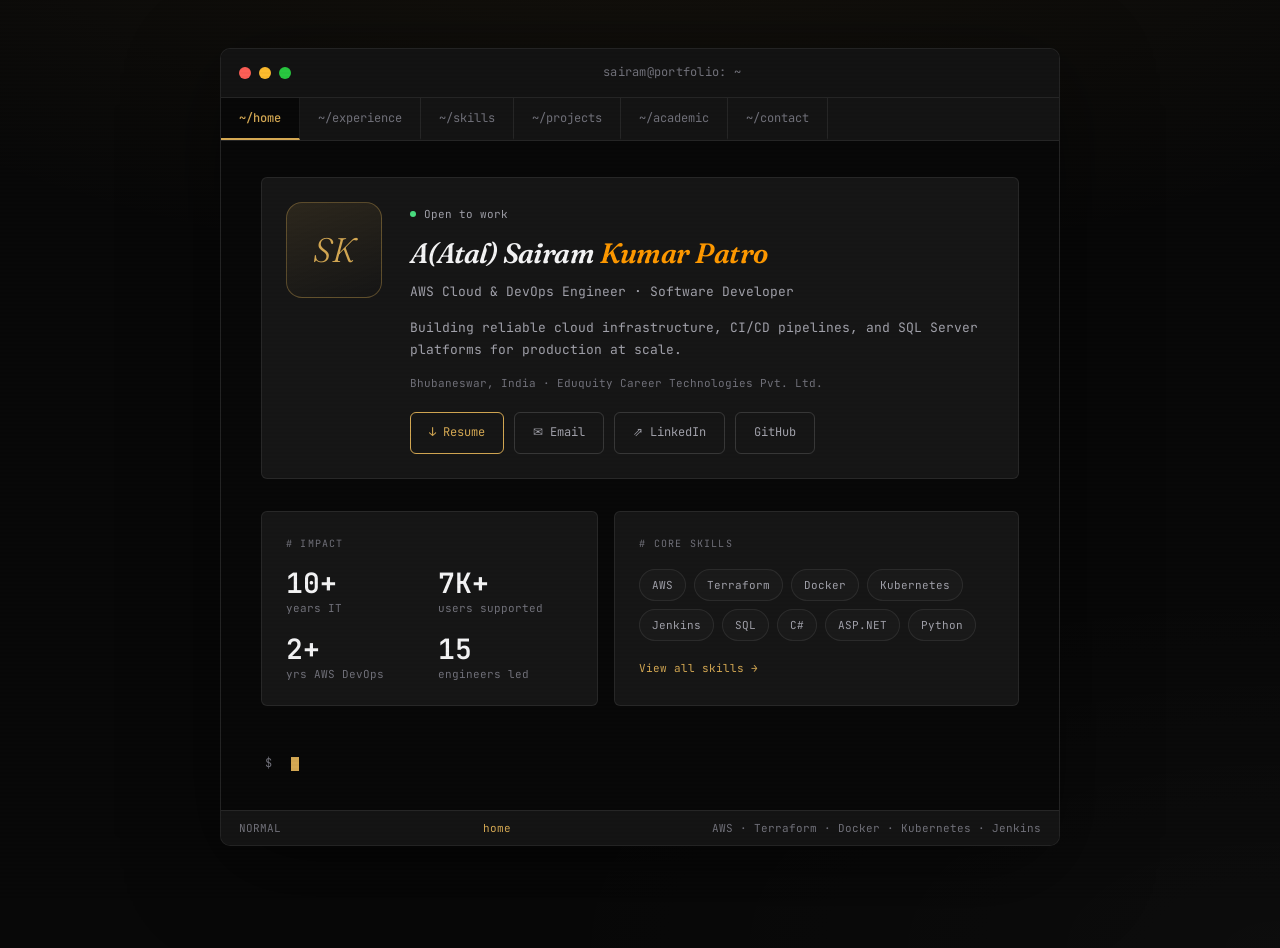
<file: index.html>
<!DOCTYPE html>
<html lang="en">
<head>
  <meta charset="UTF-8">
  <meta name="viewport" content="width=device-width, initial-scale=1.0">
  <meta name="google-site-verification" content="SQWfmqrBe69eef4-5hwjHlZUFkXS3q6QqyLx1FhFsoA" />
  <title>A Sairam Kumar Patro | AWS DevOps Engineer &amp; Software Developer · Bhubaneswar</title>
  <meta name="description" content="Portfolio of A Sairam Kumar Patro — AWS Cloud &amp; DevOps Engineer and SQL Server DBA in Bhubaneswar, India. 10+ years IT, Terraform, Docker, Kubernetes, Jenkins, CI/CD, and cloud infrastructure.">
  <meta name="author" content="A Sairam Kumar Patro">
  <meta name="robots" content="index, follow, max-image-preview:large">
  <meta name="googlebot" content="index, follow">
  <meta name="theme-color" content="#080808">
  <link rel="canonical" href="https://itsairamkumar.github.io/portfolio/">

  <!-- Favicon -->
  <link rel="icon" href="assets/favicon.svg" type="image/svg+xml">
  <link rel="apple-touch-icon" href="assets/og-image.png">

  <!-- Open Graph (Facebook, LinkedIn, WhatsApp) -->
  <meta property="og:type" content="website">
  <meta property="og:locale" content="en_IN">
  <meta property="og:site_name" content="Sairam Kumar Patro — Portfolio">
  <meta property="og:url" content="https://itsairamkumar.github.io/portfolio/">
  <meta property="og:title" content="A Sairam Kumar Patro | AWS DevOps Engineer &amp; Software Developer">
  <meta property="og:description" content="AWS Cloud &amp; DevOps professional with 10+ years IT experience. Terraform, Docker, Kubernetes, Jenkins, SQL Server, and production cloud operations.">
  <meta property="og:image" content="https://itsairamkumar.github.io/portfolio/assets/og-image.png">
  <meta property="og:image:width" content="1200">
  <meta property="og:image:height" content="630">
  <meta property="og:image:alt" content="A Sairam Kumar Patro — AWS DevOps Engineer portfolio">

  <!-- Twitter / X Card -->
  <meta name="twitter:card" content="summary_large_image">
  <meta name="twitter:title" content="A Sairam Kumar Patro | AWS DevOps Engineer &amp; SQL Server DBA">
  <meta name="twitter:description" content="AWS Cloud &amp; DevOps · Terraform · Docker · Kubernetes · Jenkins · SQL Server. Based in Bhubaneswar, India.">
  <meta name="twitter:image" content="https://itsairamkumar.github.io/portfolio/assets/og-image.png">
  <meta name="twitter:image:alt" content="A Sairam Kumar Patro — AWS DevOps Engineer portfolio">

  <link rel="alternate" hreflang="en" href="https://itsairamkumar.github.io/portfolio/">
  <link rel="manifest" href="site.webmanifest">

  <link rel="preconnect" href="https://fonts.googleapis.com">
  <link rel="preconnect" href="https://fonts.gstatic.com" crossorigin>
  <link href="https://fonts.googleapis.com/css2?family=JetBrains+Mono:ital,wght@0,300;0,400;0,600;0,700;1,400&family=Fraunces:ital,wght@0,300;1,300&display=swap" rel="stylesheet">
  <link rel="stylesheet" href="assets/styles.css">
  
  <script type="application/ld+json">
  {
    "@context": "https://schema.org",
    "@graph": [
      {
        "@type": "WebSite",
        "@id": "https://itsairamkumar.github.io/portfolio/#website",
        "url": "https://itsairamkumar.github.io/portfolio/",
        "name": "A Sairam Kumar Patro — Portfolio",
        "alternateName": [
          "Sairam Kumar Patro Portfolio",
          "Atal Sairam Kumar Patro Portfolio",
          "A. Sairam Kumar Patro Portfolio"
        ],
        "description": "Portfolio of A Sairam Kumar Patro — AWS Cloud & DevOps Engineer and SQL Server DBA with 10+ years of IT experience based in Bhubaneswar, India.",
        "inLanguage": "en",
        "publisher": { "@id": "https://itsairamkumar.github.io/portfolio/#person" },
        "potentialAction": {
          "@type": "SearchAction",
          "target": {
            "@type": "EntryPoint",
            "urlTemplate": "https://itsairamkumar.github.io/portfolio/?q={search_term_string}"
          },
          "query-input": "required name=search_term_string"
        }
      },
      {
        "@type": "ProfilePage",
        "@id": "https://itsairamkumar.github.io/portfolio/#webpage",
        "url": "https://itsairamkumar.github.io/portfolio/",
        "name": "A Sairam Kumar Patro | AWS Cloud & DevOps Engineer · SQL Server DBA · Bhubaneswar",
        "description": "Professional portfolio of A Sairam Kumar Patro — AWS Cloud & DevOps Engineer and SQL Server DBA with 10+ years in IT infrastructure, automation, CI/CD, and cloud operations. Based in Bhubaneswar, Odisha, India.",
        "isPartOf": { "@id": "https://itsairamkumar.github.io/portfolio/#website" },
        "about": { "@id": "https://itsairamkumar.github.io/portfolio/#person" },
        "mainEntity": { "@id": "https://itsairamkumar.github.io/portfolio/#person" },
        "inLanguage": "en",
        "dateModified": "2025-06-01",
        "breadcrumb": { "@id": "https://itsairamkumar.github.io/portfolio/#breadcrumb" },
        "primaryImageOfPage": {
          "@type": "ImageObject",
          "@id": "https://itsairamkumar.github.io/portfolio/#primaryimage",
          "url": "https://itsairamkumar.github.io/portfolio/assets/og-image.png",
          "width": 1200,
          "height": 630,
          "caption": "A Sairam Kumar Patro — AWS Cloud & DevOps Engineer Portfolio"
        }
      },
      {
        "@type": "BreadcrumbList",
        "@id": "https://itsairamkumar.github.io/portfolio/#breadcrumb",
        "itemListElement": [
          {
            "@type": "ListItem",
            "position": 1,
            "name": "Home",
            "item": "https://itsairamkumar.github.io/portfolio/"
          }
        ]
      },
      {
        "@type": "Person",
        "@id": "https://itsairamkumar.github.io/portfolio/#person",
        "name": "A Sairam Kumar Patro",
        "givenName": "Sairam Kumar",
        "familyName": "Patro",
        "additionalName": "Atal",
        "alternateName": [
          "Sairam Kumar Patro",
          "Atal Sairam Kumar Patro",
          "A. Sairam Kumar Patro",
          "A Sairam",
          "Sairam"
        ],
        "jobTitle": [
          "AWS Cloud & DevOps Engineer",
          "SQL Server DBA",
          "Cloud Infrastructure Engineer",
          "DevOps Engineer"
        ],
        "description": "AWS Cloud & DevOps Engineer and SQL Server DBA with 2+ years of hands-on AWS experience and 10+ years in IT infrastructure, automation, CI/CD pipelines, and SQL Server administration. Based in Bhubaneswar, Odisha, India. Open to DevOps, cloud, and infrastructure roles.",
        "email": "itsairamkumar@gmail.com",
        "telephone": "+91-750-454-1161",
        "url": "https://itsairamkumar.github.io/portfolio/",
        "image": {
          "@type": "ImageObject",
          "url": "https://itsairamkumar.github.io/portfolio/assets/og-image.png",
          "width": 1200,
          "height": 630
        },
        "sameAs": [
          "https://www.linkedin.com/in/isairamkumar",
          "https://github.com/itsairamkumar"
        ],
        "address": {
          "@type": "PostalAddress",
          "addressLocality": "Bhubaneswar",
          "addressRegion": "Odisha",
          "addressCountry": "IN",
          "postalCode": "751001"
        },
        "worksFor": { "@id": "https://itsairamkumar.github.io/portfolio/#organization" },
        "alumniOf": [
          {
            "@type": "EducationalOrganization",
            "name": "Manipal University Jaipur",
            "url": "https://www.jaipur.manipal.edu/"
          },
          {
            "@type": "EducationalOrganization",
            "name": "Berhampur University",
            "url": "https://www.buodisha.edu.in/"
          }
        ],
        "hasCredential": [
          {
            "@type": "EducationalOccupationalCredential",
            "name": "SQL Database Developer",
            "credentialCategory": "certification",
            "recognizedBy": {
              "@type": "Organization",
              "name": "Brainwave Matrix Solutions"
            },
            "dateCreated": "2025-04-01"
          },
          {
            "@type": "EducationalOccupationalCredential",
            "name": "Tata iQ Data Analytics",
            "credentialCategory": "certification",
            "recognizedBy": {
              "@type": "Organization",
              "name": "Forage"
            },
            "dateCreated": "2026-05-01"
          }
        ],
        "knowsAbout": [
          "Amazon Web Services",
          "AWS EC2",
          "AWS VPC",
          "AWS IAM",
          "AWS S3",
          "AWS RDS",
          "AWS ECS",
          "AWS EKS",
          "AWS Lambda",
          "AWS CloudWatch",
          "AWS Auto Scaling",
          "Terraform",
          "AWS CloudFormation",
          "Docker",
          "Kubernetes",
          "Jenkins",
          "GitHub Actions",
          "CI/CD Pipelines",
          "DevOps",
          "SQL Server",
          "SQL Server 2016",
          "SQL Server 2019",
          "Always On Availability Groups",
          "Database Mirroring",
          "Log Shipping",
          "Cloud Infrastructure",
          "Infrastructure as Code",
          "Linux",
          "Bash Scripting",
          "Python",
          "VMware",
          "Hyper-V",
          "Networking",
          "VPN",
          "SonicWall Firewall",
          "MySQL",
          "PostgreSQL",
          "MongoDB",
          "C#",
          "ASP.NET"
        ],
        "knowsLanguage": [
          {
            "@type": "Language",
            "name": "English"
          },
          {
            "@type": "Language",
            "name": "Odia"
          }
        ],
        "seeks": {
          "@type": "Demand",
          "name": "DevOps, Cloud, and Infrastructure Roles",
          "description": "Open to full-time or freelance DevOps, cloud, and infrastructure engineering roles."
        }
      },
      {
        "@type": "Organization",
        "@id": "https://itsairamkumar.github.io/portfolio/#organization",
        "name": "Eduquity Career Technologies Pvt. Ltd.",
        "url": "https://www.eduquity.com/",
        "address": {
          "@type": "PostalAddress",
          "addressLocality": "Bhubaneswar",
          "addressRegion": "Odisha",
          "addressCountry": "IN"
        },
        "employee": { "@id": "https://itsairamkumar.github.io/portfolio/#person" }
      },
      {
        "@type": "ItemList",
        "@id": "https://itsairamkumar.github.io/portfolio/#projects",
        "name": "Portfolio Projects",
        "description": "Key cloud and DevOps projects by A Sairam Kumar Patro",
        "itemListElement": [
          {
            "@type": "ListItem",
            "position": 1,
            "item": {
              "@type": "CreativeWork",
              "name": "AWS Cloud Infrastructure with CI/CD Pipeline",
              "description": "3-tier AWS environment (EC2, RDS, ALB, Auto Scaling) provisioned with Terraform; CI/CD via Jenkins, Docker, and ECR.",
              "author": { "@id": "https://itsairamkumar.github.io/portfolio/#person" },
              "url": "https://github.com/itsairamkumar",
              "keywords": ["AWS", "Terraform", "Jenkins", "Docker", "ECR", "CI/CD", "CloudWatch"]
            }
          },
          {
            "@type": "ListItem",
            "position": 2,
            "item": {
              "@type": "CreativeWork",
              "name": "Evaluation Platform",
              "description": ".NET and SQL Server platform for university exams with HA/DR, monitoring, backups, and query tuning under peak load.",
              "author": { "@id": "https://itsairamkumar.github.io/portfolio/#person" },
              "keywords": ["SQL Server", "IIS", "HA/DR", "Query Tuning", "ASP.NET"]
            }
          }
        ]
      }
    ]
  }
  </script>
</head>
<body>

<a class="skip-link" href="#main-content">Skip to main content</a>

<div class="window">
  <div class="shell">
    <div class="titlebar">
      <div class="dots" aria-hidden="true">
        <div class="dot dot-r"></div>
        <div class="dot dot-y"></div>
        <div class="dot dot-g"></div>
      </div>
      <div class="title-text">sairam@portfolio: ~</div>
    </div>

    <div class="tabs" role="tablist" aria-label="Portfolio sections">
      <button type="button" class="tab active" role="tab" aria-selected="true" aria-controls="home" onclick="show('home', this)">~/home</button>
      <button type="button" class="tab" role="tab" aria-selected="false" aria-controls="experience" onclick="show('experience', this)">~/experience</button>
      <button type="button" class="tab" role="tab" aria-selected="false" aria-controls="skills" onclick="show('skills', this)">~/skills</button>
      <button type="button" class="tab" role="tab" aria-selected="false" aria-controls="projects" onclick="show('projects', this)">~/projects</button>
      <button type="button" class="tab" role="tab" aria-selected="false" aria-controls="academic" onclick="show('academic', this)">~/academic</button>
      <button type="button" class="tab" role="tab" aria-selected="false" aria-controls="contact" onclick="show('contact', this)">~/contact</button>
    </div>

    <main class="terminal" id="main-content">

      <!-- HOME -->
      <div class="section active" id="home" role="tabpanel">
        <div class="home">

          <header class="home-hero card">
            <div class="home-avatar" aria-hidden="true">SK</div>
            <div class="home-hero__main">
              <p class="home-badge"><span class="home-badge__dot" aria-hidden="true"></span> Open to work</p>
              <h1 class="big-name">A(Atal) Sairam <span class="name-surname">Kumar Patro</span></h1>
              <p class="role-line">AWS Cloud & DevOps Engineer · Software Developer</p>
              <p class="bio">Building reliable cloud infrastructure, CI/CD pipelines, and SQL Server platforms for production at scale.</p>
              <p class="home-location">Bhubaneswar, India · Eduquity Career Technologies Pvt. Ltd.</p>
              <div class="actions home-actions">
                <a href="sairam_kumar_cv.pdf" download="sairam_kumar_cv.pdf" class="cmd-btn cmd-btn-primary">↓ Resume</a>
                <a href="mailto:itsairamkumar@gmail.com" class="cmd-btn cmd-btn-secondary">✉ Email</a>
                <a href="https://www.linkedin.com/in/isairamkumar" target="_blank" rel="noopener noreferrer" class="cmd-btn cmd-btn-secondary">⇗ LinkedIn</a>
                <a href="https://github.com/itsairamkumar" target="_blank" rel="noopener noreferrer" class="cmd-btn cmd-btn-secondary">GitHub</a>
              </div>
            </div>
          </header>

          <div class="home-grid">
            <div class="card home-metrics">
              <p class="home-card-label">Impact</p>
              <ul class="home-metrics__list">
                <li><strong>10+</strong><span>years IT</span></li>
                <li><strong>7K+</strong><span>users supported</span></li>
                <li><strong>2+</strong><span>yrs AWS DevOps</span></li>
                <li><strong>15</strong><span>engineers led</span></li>
              </ul>
            </div>

            <div class="card home-stack">
              <p class="home-card-label">Core skills</p>
              <div class="home-chips">
                <span class="home-chip">AWS</span>
                <span class="home-chip">Terraform</span>
                <span class="home-chip">Docker</span>
                <span class="home-chip">Kubernetes</span>
                <span class="home-chip">Jenkins</span>
                <span class="home-chip">SQL</span>
                <span class="home-chip">C#</span>
                <span class="home-chip">ASP.NET</span>
                <span class="home-chip">Python</span>
              </div>
              <button type="button" class="home-link-more" onclick="showSection('skills')">View all skills →</button>
            </div>
          </div>

        </div>

        <div class="terminal-cursor"><span class="prompt-dollar">$</span> <span class="blink" aria-hidden="true"></span></div>
      </div>

      <!-- EXPERIENCE -->
      <div class="section" id="experience" role="tabpanel">
        <div class="prompt">
          <span class="prompt-user">sairam</span><span class="prompt-at">@</span><span class="prompt-host">portfolio</span><span class="prompt-sep">:</span><span class="prompt-path">~/experience</span><span class="prompt-dollar">$</span>
          <span class="prompt-cmd">cat career_journey.log</span>
        </div>
        <div class="exp-block">
          <div class="exp-title-line"><span class="exp-role">AWS Cloud & DevOps Engineer | SQL Server DBA</span><span class="exp-period">Jan 2024 – Present</span></div>
          <div class="exp-company">Eduquity Career Technologies Pvt. Ltd. · Bhubaneswar, Odisha</div>
          <ul class="exp-points">
            <li>Architected and deployed scalable multi-tier AWS environments using EC2, ALB, Auto Scaling, VPCs with IAM policies and CloudWatch monitoring</li>
            <li>Automated infrastructure provisioning using Terraform, reducing manual deployment effort and improving consistency</li>
            <li>Designed and maintained CI/CD pipelines using Jenkins, GitHub Actions, and Git for reliable releases</li>
            <li>Containerized applications with Docker and deployed on AWS ECS/EKS, improving scalability and portability</li>
            <li>Led on-premises SQL Server migrations to AWS with near-zero downtime and zero data loss</li>
            <li>Administered SQL Server 2016/2019 databases supporting 6,000+ users across production environments</li>
            <li>Implemented Always On Availability Groups, Database Mirroring, and Log Shipping for disaster recovery</li>
            <li>Optimized SQL Server performance through indexing, execution plan analysis, and proactive monitoring</li>
          </ul>
        </div>
        <hr class="divider">
        <div class="exp-block">
          <div class="exp-title-line"><span class="exp-role">Sr. Executive – IT Infrastructure & Operations</span><span class="exp-period">Dec 2015 – Present</span></div>
          <div class="exp-company">Eduquity Career Technologies Pvt. Ltd. · Bhubaneswar, Odisha</div>
          <ul class="exp-points">
            <li>Managed end-to-end IT infrastructure for 7,000+ users across multiple locations, improving system reliability by 35%</li>
            <li>Supervised cross-functional team of 15 outsourced engineers and 4 junior associates, streamlining workflow and service delivery</li>
            <li>Deployed and configured physical and virtual servers, enhancing infrastructure scalability and availability</li>
            <li>Designed and maintained VMware-based virtualization infrastructure with optimized resource allocation</li>
            <li>Configured routing, switching, VPN, and SonicWall Firewall policies for 1,000+ devices</li>
            <li>Managed hybrid on-premise and AWS cloud environments for extended infrastructure scalability</li>
            <li>Developed SOPs and delivered technical training to 40+ staff members, improving onboarding efficiency by 30%</li>
            <li>Coordinated with clients and internal stakeholders to capture requirements and align delivery expectations</li>
          </ul>
        </div>
        <div class="terminal-cursor terminal-cursor--tight"><span class="prompt-dollar">$</span> <span class="blink" aria-hidden="true"></span></div>
      </div>

      <!-- SKILLS -->
      <div class="section" id="skills" role="tabpanel">
        <div class="prompt">
          <span class="prompt-user">sairam</span><span class="prompt-at">@</span><span class="prompt-host">portfolio</span><span class="prompt-sep">:</span><span class="prompt-path">~/skills</span><span class="prompt-dollar">$</span>
          <span class="prompt-cmd">ls -la skills/</span>
        </div>
        <div class="skill-block">
          <div class="skill-category">cloud & aws</div>
          <div class="skill-tags">
            <span class="stag">EC2</span><span class="stag">VPC</span><span class="stag">IAM</span><span class="stag">S3</span><span class="stag">RDS</span><span class="stag">ECS</span><span class="stag">EKS</span><span class="stag">Lambda</span><span class="stag">ALB</span><span class="stag">Auto Scaling</span><span class="stag">CloudWatch</span>
          </div>
        </div>
        <div class="skill-block">
          <div class="skill-category">infrastructure as code</div>
          <div class="skill-tags">
            <span class="stag">Terraform</span><span class="stag">AWS CloudFormation</span>
          </div>
        </div>
        <div class="skill-block">
          <div class="skill-category">ci/cd & devops</div>
          <div class="skill-tags">
            <span class="stag">Jenkins</span><span class="stag">GitHub Actions</span><span class="stag">Git</span><span class="stag">Automated Pipelines</span>
          </div>
        </div>
        <div class="skill-block">
          <div class="skill-category">containers & orchestration</div>
          <div class="skill-tags">
            <span class="stag">Docker</span><span class="stag">Kubernetes (EKS)</span><span class="stag">Amazon ECR</span>
          </div>
        </div>
        <div class="skill-block">
          <div class="skill-category">operating systems & scripting</div>
          <div class="skill-tags">
            <span class="stag">Linux (Ubuntu/CentOS)</span><span class="stag">Bash</span><span class="stag">Python (Basic)</span>
          </div>
        </div>
        <div class="skill-block">
          <div class="skill-category">databases</div>
          <div class="skill-tags">
            <span class="stag">SQL Server 2016/2019</span><span class="stag">RDS</span><span class="stag">MySQL</span><span class="stag">PostgreSQL</span><span class="stag">MongoDB</span>
          </div>
        </div>
        <div class="skill-block">
          <div class="skill-category">database ha/dr</div>
          <div class="skill-tags">
            <span class="stag">Always On Availability Groups</span><span class="stag">Database Mirroring</span><span class="stag">Log Shipping</span><span class="stag">Backup & Recovery</span>
          </div>
        </div>
        <div class="skill-block">
          <div class="skill-category">networking & security</div>
          <div class="skill-tags">
            <span class="stag">IAM</span><span class="stag">Security Groups</span><span class="stag">NACLs</span><span class="stag">VPC</span><span class="stag">DNS</span><span class="stag">DHCP</span><span class="stag">TCP/IP</span><span class="stag">VPN</span>
          </div>
        </div>
        <div class="skill-block">
          <div class="skill-category">monitoring & observability</div>
          <div class="skill-tags">
            <span class="stag">AWS CloudWatch</span><span class="stag">SQL Server Monitoring</span><span class="stag">Alerting</span>
          </div>
        </div>
        <div class="skill-block">
          <div class="skill-category">virtualization</div>
          <div class="skill-tags">
            <span class="stag">VMware</span><span class="stag">Hyper-V</span><span class="stag">Virtual Machine Mgmt</span>
          </div>
        </div>
        <div class="skill-block">
          <div class="skill-category">additional expertise</div>
          <div class="skill-tags">
            <span class="stag">SOP Creation</span><span class="stag">Documentation</span><span class="stag">Root Cause Analysis</span><span class="stag">Team Leadership (15+ engineers)</span><span class="stag">Stakeholder Coordination</span>
          </div>
        </div>
        <div class="terminal-cursor terminal-cursor--tight"><span class="prompt-dollar">$</span> <span class="blink" aria-hidden="true"></span></div>
      </div>

      <!-- PROJECTS -->
      <div class="section" id="projects" role="tabpanel">
        <div class="prompt">
          <span class="prompt-user">sairam</span><span class="prompt-at">@</span><span class="prompt-host">portfolio</span><span class="prompt-sep">:</span><span class="prompt-path">~/projects</span><span class="prompt-dollar">$</span>
          <span class="prompt-cmd">git log --oneline --all</span>
        </div>

        <div class="projects-list">
          <article class="project-item">
            <div class="project-item__head">
              <span class="project-item__num" aria-hidden="true">project/01</span>
              <h3 class="project-item__title">AWS Cloud Infrastructure with CI/CD Pipeline</h3>
              <a href="https://github.com/itsairamkumar" target="_blank" rel="noopener noreferrer" class="project-item__link">github ↗</a>
            </div>
            <p class="project-item__desc">
              3-tier AWS (EC2, RDS, ALB, Auto Scaling) provisioned with Terraform; CI/CD via Jenkins, Docker, and ECR.
            </p>
            <div class="project-item__tags" aria-label="Technologies">
              <span class="stag">EC2</span><span class="stag">RDS</span><span class="stag">Terraform</span><span class="stag">Jenkins</span><span class="stag">Docker</span><span class="stag">ECR</span><span class="stag">CloudWatch</span>
            </div>
          </article>

          <article class="project-item">
            <div class="project-item__head">
              <span class="project-item__num" aria-hidden="true">project/02</span>
              <h3 class="project-item__title">Evaluation Platform</h3>
            </div>
            <p class="project-item__desc">
              .NET and SQL Server platform for university exams — monitoring, HA/DR, backups, and tuning under peak load.
            </p>
            <div class="project-item__tags" aria-label="Technologies">
              <span class="stag">SQL Server</span><span class="stag">IIS</span><span class="stag">HA/DR</span><span class="stag">Query tuning</span>
            </div>
          </article>
        </div>

        <div class="terminal-cursor terminal-cursor--tight"><span class="prompt-dollar">$</span> <span class="blink" aria-hidden="true"></span></div>
      </div>

      <!-- ACADEMIC -->
      <div class="section" id="academic" role="tabpanel">
        <div class="prompt">
          <span class="prompt-user">sairam</span><span class="prompt-at">@</span><span class="prompt-host">portfolio</span><span class="prompt-sep">:</span><span class="prompt-path">~/academic</span><span class="prompt-dollar">$</span>
          <span class="prompt-cmd">cat education.log</span>
        </div>

        <div class="academic-list">
          <p class="academic-group">education</p>

          <article class="academic-item">
            <div class="academic-item__head">
              <span class="academic-item__num" aria-hidden="true">edu/01</span>
              <h3 class="academic-item__title">MCA — Cloud Computing</h3>
              <span class="academic-item__status">In progress</span>
            </div>
            <p class="academic-item__desc">Manipal University, Jaipur · Expected Aug 2026</p>
            <div class="academic-item__tags" aria-label="Focus areas">
              <span class="stag">Cloud Computing</span>
              <span class="stag">AWS</span>
            </div>
          </article>

          <article class="academic-item">
            <div class="academic-item__head">
              <span class="academic-item__num" aria-hidden="true">edu/02</span>
              <h3 class="academic-item__title">BCA</h3>
            </div>
            <p class="academic-item__desc">Berhampur University, Odisha · Graduated in 2015</p>
          </article>

          <p class="academic-group">certifications</p>

          <article class="academic-item">
            <div class="academic-item__head">
              <span class="academic-item__num" aria-hidden="true">cert/01</span>
              <h3 class="academic-item__title">SQL Database Developer</h3>
            </div>
            <p class="academic-item__desc">Brainwave Matrix Solutions (Remote) · Feb–Apr 2025</p>
            <div class="academic-item__tags" aria-label="Topics">
              <span class="stag">T-SQL</span>
              <span class="stag">Stored procedures</span>
              <span class="stag">Optimization</span>
            </div>
          </article>

          <article class="academic-item">
            <div class="academic-item__head">
              <span class="academic-item__num" aria-hidden="true">cert/02</span>
              <h3 class="academic-item__title">Tata iQ Data Analytics</h3>
              <span class="academic-item__status academic-item__status--muted">Simulation</span>
            </div>
            <p class="academic-item__desc">Forage virtual job simulation · May 2026</p>
            <div class="academic-item__tags" aria-label="Topics">
              <span class="stag">Data analytics</span>
              <span class="stag">Business insights</span>
            </div>
          </article>

          <article class="academic-item academic-item--resume">
            <a href="sairam_kumar_cv.pdf" download="sairam_kumar_cv.pdf" class="cmd-btn cmd-btn-primary">↓ download resume</a>
          </article>
        </div>

        <div class="terminal-cursor terminal-cursor--tight"><span class="prompt-dollar">$</span> <span class="blink" aria-hidden="true"></span></div>
      </div>

      <!-- CONTACT -->
      <div class="section" id="contact" role="tabpanel">
        <div class="prompt">
          <span class="prompt-user">sairam</span><span class="prompt-at">@</span><span class="prompt-host">portfolio</span><span class="prompt-sep">:</span><span class="prompt-path">~/contact</span><span class="prompt-dollar">$</span>
          <span class="prompt-cmd">cat contact.json</span>
        </div>

        <div class="contact-shell">
          <header class="contact-hero">
            <div class="contact-hero__glow" aria-hidden="true"></div>
            <div class="contact-hero__top">
              <span class="contact-hero__label">get_in_touch</span>
              <span class="contact-hero__badge"><span class="contact-hero__dot" aria-hidden="true"></span> Available</span>
            </div>
            <h2 class="contact-hero__title">Let's build something <em>reliable</em>.</h2>
            <p class="contact-hero__text">Open to DevOps, cloud, and infrastructure roles — full-time or freelance.</p>
            <a href="mailto:itsairamkumar@gmail.com" class="cmd-btn cmd-btn-primary contact-hero__cta">✉ Email me</a>
          </header>

          <div class="contact-grid">
            <a href="mailto:itsairamkumar@gmail.com" class="contact-tile" title="itsairamkumar@gmail.com">
              <span class="contact-tile__icon" aria-hidden="true">✉</span>
              <span class="contact-tile__label">Email</span>
              <span class="contact-tile__value contact-tile__value--stack">
                <span>itsairamkumar</span>
                <span class="contact-tile__muted">@gmail.com</span>
              </span>
            </a>
            <a href="tel:+917504541161" class="contact-tile" title="+91-750-454-1161">
              <span class="contact-tile__icon" aria-hidden="true">☏</span>
              <span class="contact-tile__label">Phone</span>
              <span class="contact-tile__value">+91-750-454-1161</span>
            </a>
            <a href="https://www.linkedin.com/in/isairamkumar" target="_blank" rel="noopener noreferrer" class="contact-tile" title="linkedin.com/in/isairamkumar">
              <span class="contact-tile__icon" aria-hidden="true">in</span>
              <span class="contact-tile__label">LinkedIn</span>
              <span class="contact-tile__value">linkedin.com/in/isairamkumar</span>
            </a>
            <div class="contact-tile contact-tile--static">
              <span class="contact-tile__icon" aria-hidden="true">◎</span>
              <span class="contact-tile__label">Location</span>
              <span class="contact-tile__value">Bhubaneswar, Odisha</span>
            </div>
            <a href="https://itsairamkumar.github.io/portfolio/" target="_blank" rel="noopener noreferrer" class="contact-tile contact-tile--portfolio" title="itsairamkumar.github.io/portfolio">
              <span class="contact-tile__icon" aria-hidden="true">⌘</span>
              <span class="contact-tile__label">Portfolio</span>
              <span class="contact-tile__value">itsairamkumar.github.io</span>
            </a>
          </div>
        </div>

        <div class="terminal-cursor terminal-cursor--tight"><span class="prompt-dollar">$</span> <span class="blink" aria-hidden="true"></span></div>
      </div>

    </main>

    <div class="statusbar">
      <span id="status-mode">NORMAL</span>
      <span id="status-file">home</span>
      <span>AWS · Terraform · Docker · Kubernetes · Jenkins</span>
    </div>
  </div>
</div>

<script src="assets/script.js"></script>
</body>
</html>
</file>
<file: assets/styles.css>
*, *::before, *::after {
  box-sizing: border-box;
  margin: 0;
  padding: 0;
}

:root {
  --bg: #080808;
  --bg-elevated: #111111;
  --panel: #141414;
  --card: #161616;
  --border: rgba(255, 255, 255, 0.08);
  --border-accent: rgba(212, 168, 83, 0.35);
  --text: #f4f4f5;
  --dim: #a1a1aa;
  --muted: #71717a;
  --accent: #d4a853;
  --accent-hover: #e8c078;
  --accent-dim: rgba(212, 168, 83, 0.12);
  --aws-orange: #ff9900;
  --radius: 10px;
  --radius-sm: 6px;
  --shadow: 0 24px 48px rgba(0, 0, 0, 0.45);
  --font-mono: 'JetBrains Mono', ui-monospace, monospace;
  --font-display: 'Fraunces', Georgia, serif;
}

html {
  scroll-behavior: smooth;
}

.skip-link {
  position: absolute;
  left: -9999px;
  top: auto;
  width: 1px;
  height: 1px;
  overflow: hidden;
  z-index: 10000;
  padding: 12px 20px;
  background: var(--accent);
  color: var(--bg);
  font-family: var(--font-mono);
  font-size: 12px;
  text-decoration: none;
  border-radius: var(--radius-sm);
}

.skip-link:focus {
  left: 16px;
  top: 16px;
  width: auto;
  height: auto;
  overflow: visible;
}

body {
  background: var(--bg);
  background-image:
    radial-gradient(ellipse 80% 50% at 50% -20%, rgba(212, 168, 83, 0.08), transparent),
    radial-gradient(ellipse 60% 40% at 100% 100%, rgba(255, 255, 255, 0.02), transparent);
  color: var(--text);
  font-family: var(--font-mono);
  font-size: 13px;
  line-height: 1.65;
  min-height: 100vh;
  overflow-x: hidden;
  -webkit-font-smoothing: antialiased;
}

body::after {
  content: '';
  position: fixed;
  inset: 0;
  background: repeating-linear-gradient(
    0deg,
    transparent,
    transparent 2px,
    rgba(0, 0, 0, 0.025) 2px,
    rgba(0, 0, 0, 0.025) 4px
  );
  pointer-events: none;
  z-index: 9999;
}

.window {
  max-width: 880px;
  margin: 48px auto;
  padding: 0 20px 64px;
  filter: drop-shadow(var(--shadow));
}

.shell {
  border: 1px solid var(--border);
  border-radius: var(--radius);
  overflow: hidden;
  background: var(--bg-elevated);
}

.titlebar {
  display: flex;
  align-items: center;
  gap: 12px;
  padding: 14px 18px;
  background: rgba(20, 20, 20, 0.85);
  backdrop-filter: blur(12px);
  border-bottom: 1px solid var(--border);
  position: sticky;
  top: 0;
  z-index: 100;
}

.dots {
  display: flex;
  gap: 8px;
  flex-shrink: 0;
}

.dot {
  width: 12px;
  height: 12px;
  border-radius: 50%;
}

.dot-r { background: #ff5f57; }
.dot-y { background: #febc2e; }
.dot-g { background: #28c840; }

.title-text {
  flex: 1;
  text-align: center;
  font-size: 12px;
  color: var(--muted);
  letter-spacing: 0.02em;
}

.tabs {
  display: flex;
  background: var(--panel);
  border-bottom: 1px solid var(--border);
  overflow-x: auto;
  scrollbar-width: thin;
}

.tab {
  padding: 12px 18px;
  font-family: var(--font-mono);
  font-size: 12px;
  color: var(--muted);
  cursor: pointer;
  border: none;
  border-right: 1px solid var(--border);
  border-bottom: 2px solid transparent;
  background: transparent;
  white-space: nowrap;
  transition: color 0.2s ease, background 0.2s ease, border-color 0.2s ease;
}

.tab:hover {
  color: var(--accent-hover);
  background: var(--accent-dim);
}

.tab:focus-visible {
  outline: 2px solid var(--accent);
  outline-offset: -2px;
}

.tab.active {
  color: var(--accent);
  background: var(--bg);
  border-bottom-color: var(--accent);
  font-weight: 500;
}

.terminal {
  background: var(--bg);
  padding: 36px 40px;
  min-height: 520px;
}

.section {
  display: none;
}

.section.active {
  display: block;
}

.section.active > * {
  animation: fadeIn 0.35s ease both;
}

.section.active > *:nth-child(2) { animation-delay: 0.04s; }
.section.active > *:nth-child(3) { animation-delay: 0.08s; }
.section.active > *:nth-child(4) { animation-delay: 0.12s; }
.section.active > *:nth-child(5) { animation-delay: 0.16s; }
.section.active > *:nth-child(6) { animation-delay: 0.2s; }

/* —— Home dashboard —— */
.home {
  display: flex;
  flex-direction: column;
  gap: 16px;
}

.home-hero {
  display: grid;
  grid-template-columns: 96px 1fr;
  gap: 24px 28px;
  align-items: start;
  margin-bottom: 0;
}

.home-hero.card:hover {
  transform: none;
}

.home-avatar {
  width: 96px;
  height: 96px;
  border-radius: 16px;
  display: flex;
  align-items: center;
  justify-content: center;
  font-family: var(--font-display);
  font-style: italic;
  font-size: 34px;
  font-weight: 300;
  color: var(--accent);
  background: linear-gradient(160deg, rgba(212, 168, 83, 0.12) 0%, var(--card) 100%);
  border: 1px solid var(--border-accent);
}

.home-hero__main {
  min-width: 0;
}

.home-hero .big-name {
  font-size: clamp(1.2rem, 2.5vw, 1.75rem);
  line-height: 1.3;
  margin-bottom: 10px;
  letter-spacing: -0.02em;
  white-space: nowrap;
}

.home-hero .name-surname {
  color: var(--aws-orange);
}

.home-badge {
  display: inline-flex;
  align-items: center;
  gap: 8px;
  font-size: 11px;
  color: var(--dim);
  margin-bottom: 12px;
}

.home-badge__dot {
  width: 6px;
  height: 6px;
  border-radius: 50%;
  background: #4ade80;
}

.home-hero .role-line {
  margin-bottom: 14px;
}

.home-hero .role-line::before {
  content: none;
}

.home-hero .bio {
  margin-bottom: 12px;
  max-width: none;
}

.home-location {
  font-size: 11px;
  color: var(--muted);
  margin-bottom: 20px;
}

.home-actions {
  margin-top: 4px;
}

.home-grid {
  display: grid;
  grid-template-columns: 1fr 1.2fr;
  gap: 16px;
}

.home-card-label {
  font-size: 10px;
  text-transform: uppercase;
  letter-spacing: 0.12em;
  color: var(--muted);
  margin-bottom: 16px;
}

.home-card-label::before {
  content: '# ';
  color: var(--muted);
}

.home-metrics,
.home-stack {
  margin-bottom: 0;
}

.home-metrics__list {
  list-style: none;
  display: grid;
  grid-template-columns: repeat(2, 1fr);
  gap: 20px 16px;
}

.home-metrics__list li {
  display: flex;
  flex-direction: column;
  gap: 4px;
}

.home-metrics__list strong {
  font-size: 28px;
  font-weight: 600;
  color: var(--text);
  line-height: 1;
  font-family: var(--font-mono);
}

.home-metrics__list span {
  font-size: 11px;
  color: var(--muted);
  line-height: 1.3;
}

.home-chips {
  display: flex;
  flex-wrap: wrap;
  gap: 8px;
  margin-bottom: 16px;
}

.home-chip {
  font-size: 11px;
  padding: 6px 12px;
  border-radius: 100px;
  border: 1px solid var(--border);
  color: var(--dim);
  background: rgba(255, 255, 255, 0.02);
}

.home-link-more {
  font-family: var(--font-mono);
  font-size: 11px;
  color: var(--accent);
  background: none;
  border: none;
  padding: 0;
  cursor: pointer;
  transition: color 0.2s ease;
}

.home-link-more:hover {
  color: var(--accent-hover);
}

.home-link-more:focus-visible {
  outline: 2px solid var(--accent);
  outline-offset: 2px;
}

#home .card:hover {
  transform: none;
}

.prompt {
  display: flex;
  align-items: baseline;
  flex-wrap: wrap;
  margin-bottom: 28px;
  font-size: 12px;
}

.prompt-user { color: var(--dim); }
.prompt-at,
.prompt-sep,
.prompt-dollar { color: var(--muted); }
.prompt-host { color: var(--text); }
.prompt-path { color: var(--accent); }
.prompt-dollar { margin-left: 4px; margin-right: 8px; }
.prompt-cmd { color: var(--text); }

.comment {
  color: var(--muted);
  font-style: italic;
  margin-bottom: 16px;
  font-size: 12px;
}

.comment::before {
  content: '# ';
}

.card,
.skill-block {
  background: var(--card);
  border: 1px solid var(--border);
  border-radius: var(--radius-sm);
  margin-bottom: 16px;
  transition: border-color 0.25s ease, box-shadow 0.25s ease;
}

.card {
  padding: 24px;
}

.card:hover,
.skill-block:hover {
  border-color: var(--border-accent);
  box-shadow: 0 8px 32px rgba(0, 0, 0, 0.25);
}

.skill-block {
  padding: 18px 20px;
}


.big-name {
  font-family: var(--font-display);
  font-style: italic;
  font-size: clamp(36px, 7vw, 48px);
  font-weight: 600;
  line-height: 1.05;
  color: var(--text);
  margin-bottom: 8px;
  letter-spacing: -0.02em;
}

.big-name span {
  color: var(--accent);
}

.role-line {
  font-size: 13px;
  color: var(--dim);
  margin-bottom: 20px;
}

.role-line::before {
  content: '→ ';
  color: var(--muted);
}

.bio {
  color: var(--dim);
  max-width: 52ch;
  line-height: 1.75;
  margin-bottom: 0;
  font-size: 13px;
}

.kv-list {
  margin-bottom: 0;
}

.kv {
  display: flex;
  align-items: baseline;
  margin-bottom: 8px;
  gap: 0;
}

.kv-key {
  color: var(--accent);
  min-width: 120px;
  flex-shrink: 0;
}

.kv-eq {
  color: var(--muted);
  margin: 0 10px;
}

.kv-val {
  color: var(--text);
  word-break: break-word;
}

.kv-val a {
  color: var(--text);
  text-decoration: none;
  transition: color 0.2s ease;
}

.kv-val a:hover {
  color: var(--accent-hover);
}

.actions {
  display: flex;
  flex-wrap: wrap;
  gap: 10px;
}

.cmd-btn {
  display: inline-flex;
  align-items: center;
  gap: 6px;
  padding: 10px 18px;
  font-family: var(--font-mono);
  font-size: 12px;
  text-decoration: none;
  border: 1px solid;
  border-radius: var(--radius-sm);
  cursor: pointer;
  background: transparent;
  transition: color 0.2s ease, background 0.2s ease, border-color 0.2s ease, transform 0.2s ease;
}

.cmd-btn:focus-visible {
  outline: 2px solid var(--accent);
  outline-offset: 2px;
}

.cmd-btn-primary {
  border-color: var(--accent);
  color: var(--accent);
}

.cmd-btn-primary:hover {
  background: var(--accent);
  color: var(--bg);
}

.cmd-btn-secondary {
  border-color: rgba(255, 255, 255, 0.15);
  color: var(--dim);
}

.cmd-btn-secondary:hover {
  border-color: var(--dim);
  color: var(--text);
}

.terminal-cursor {
  margin-top: 32px;
  color: var(--muted);
  font-size: 12px;
}

.terminal-cursor--tight {
  margin-top: 16px;
}

.terminal-cursor--loose {
  margin-top: 24px;
}

.blink {
  display: inline-block;
  width: 8px;
  height: 14px;
  background: var(--accent);
  vertical-align: text-bottom;
  margin-left: 4px;
  opacity: 1;
  animation: terminal-blink 1s step-end infinite;
}

.exp-block {
  position: relative;
  margin-bottom: 32px;
  padding-left: 28px;
}

.exp-block::before {
  content: '';
  position: absolute;
  left: 4px;
  top: 0;
  bottom: 0;
  width: 1px;
  background: linear-gradient(to bottom, var(--accent), transparent);
}

.exp-block::after {
  content: '';
  position: absolute;
  left: 0;
  top: 6px;
  width: 9px;
  height: 9px;
  background: var(--accent);
  border: 2px solid var(--bg);
  border-radius: 50%;
  box-shadow: 0 0 0 3px var(--accent-dim);
}

.exp-title-line {
  display: flex;
  justify-content: space-between;
  align-items: baseline;
  flex-wrap: wrap;
  gap: 8px;
  margin-bottom: 6px;
}

.exp-role {
  font-size: 14px;
  font-weight: 600;
  color: var(--text);
}

.exp-period {
  font-size: 11px;
  color: var(--muted);
}

.exp-company {
  color: var(--accent);
  font-size: 12px;
  margin-bottom: 12px;
}

.exp-company::before {
  content: '@ ';
  color: var(--muted);
}

.exp-points {
  list-style: none;
  padding: 0;
}

.exp-points li {
  color: #d4d4d8;
  font-size: 12px;
  line-height: 1.75;
  padding-left: 16px;
  position: relative;
  margin-bottom: 4px;
}

.exp-points li::before {
  content: '▸';
  position: absolute;
  left: 0;
  color: var(--accent);
  font-size: 10px;
  top: 3px;
}

.divider {
  border: none;
  border-top: 1px solid var(--border);
  margin: 28px 0;
}

.skill-category {
  color: var(--dim);
  font-size: 11px;
  margin-bottom: 10px;
  letter-spacing: 0.06em;
  text-transform: lowercase;
}

.skill-category::before,
.skill-category::after {
  color: var(--muted);
}

.skill-category::before { content: '['; }
.skill-category::after { content: ']'; }

.skill-tags {
  display: flex;
  flex-wrap: wrap;
  gap: 8px;
}

.stag {
  padding: 5px 12px;
  font-size: 11px;
  border: 1px solid rgba(255, 255, 255, 0.1);
  border-radius: 4px;
  color: var(--dim);
  transition: color 0.2s ease, border-color 0.2s ease;
}

.stag:hover {
  color: var(--accent-hover);
  border-color: var(--border-accent);
}

/* —— Projects & academic (compact cards) —— */
.projects-list,
.academic-list {
  display: flex;
  flex-direction: column;
  gap: 12px;
}

.project-item,
.academic-item {
  position: relative;
  padding: 14px 16px 14px 18px;
  background: var(--card);
  border: 1px solid var(--border);
  border-radius: var(--radius-sm);
  transition: border-color 0.2s ease, background 0.2s ease;
}

.project-item::before,
.academic-item::before {
  content: '';
  position: absolute;
  left: 0;
  top: 10px;
  bottom: 10px;
  width: 2px;
  border-radius: 0 2px 2px 0;
  background: linear-gradient(to bottom, var(--accent), transparent);
  opacity: 0.65;
}

.project-item:hover,
.academic-item:hover {
  border-color: var(--border-accent);
  background: rgba(22, 22, 22, 0.95);
}

.project-item__head,
.academic-item__head {
  display: flex;
  align-items: baseline;
  flex-wrap: wrap;
  gap: 8px 12px;
  margin-bottom: 8px;
}

.project-item__num,
.academic-item__num {
  flex-shrink: 0;
  font-size: 10px;
  color: var(--muted);
  letter-spacing: 0.04em;
}

.project-item__title,
.academic-item__title {
  flex: 1;
  min-width: 0;
  font-size: 13px;
  font-weight: 600;
  color: var(--text);
  line-height: 1.35;
}

.project-item__link {
  flex-shrink: 0;
  margin-left: auto;
  font-size: 10px;
  color: var(--muted);
  text-decoration: none;
  transition: color 0.2s ease;
}

.project-item__link:hover {
  color: var(--accent-hover);
}

.academic-item__status {
  flex-shrink: 0;
  margin-left: auto;
  font-size: 10px;
  color: var(--accent);
  letter-spacing: 0.04em;
}

.academic-item__status::before {
  content: '● ';
  font-size: 8px;
  vertical-align: middle;
}

.academic-item__status--muted {
  color: var(--muted);
}

.academic-item__status--muted::before {
  content: none;
}

.project-item__desc,
.academic-item__desc {
  color: var(--dim);
  font-size: 12px;
  line-height: 1.65;
  margin-bottom: 10px;
  max-width: 62ch;
}

.academic-item__desc:last-child {
  margin-bottom: 0;
}

.project-item__tags,
.academic-item__tags {
  display: flex;
  flex-wrap: wrap;
  gap: 6px;
}

.project-item__tags .stag,
.academic-item__tags .stag {
  font-size: 10px;
  padding: 2px 8px;
}

.academic-group {
  color: var(--muted);
  font-size: 12px;
  font-style: italic;
  margin: 4px 0 0;
}

.academic-group::before {
  content: '# ';
}

.academic-group:not(:first-child) {
  margin-top: 8px;
}

.academic-item--resume {
  display: flex;
  align-items: center;
  justify-content: center;
  padding: 16px 18px;
}

.academic-item--resume::before {
  opacity: 0.4;
}

.academic-item--resume:hover {
  background: var(--card);
}

/* —— Contact (modern premium) —— */
.contact-shell {
  display: flex;
  flex-direction: column;
  gap: 14px;
}

.contact-hero {
  position: relative;
  padding: 22px 22px 20px;
  border-radius: var(--radius);
  border: 1px solid var(--border);
  background:
    radial-gradient(ellipse 100% 80% at 0% 0%, rgba(212, 168, 83, 0.1), transparent 55%),
    var(--card);
  overflow: hidden;
}

.contact-hero__glow {
  position: absolute;
  top: -40%;
  right: -20%;
  width: 55%;
  height: 120%;
  background: radial-gradient(circle, rgba(212, 168, 83, 0.08), transparent 70%);
  pointer-events: none;
}

.contact-hero__top {
  position: relative;
  display: flex;
  align-items: center;
  justify-content: space-between;
  gap: 12px;
  margin-bottom: 14px;
}

.contact-hero__label {
  font-size: 10px;
  text-transform: uppercase;
  letter-spacing: 0.14em;
  color: var(--muted);
}

.contact-hero__label::before {
  content: '// ';
  color: var(--accent);
}

.contact-hero__badge {
  display: inline-flex;
  align-items: center;
  gap: 6px;
  font-size: 10px;
  color: #d4f4dd;
  padding: 4px 10px;
  border-radius: 999px;
  border: 1px solid rgba(74, 222, 128, 0.35);
  background: rgba(74, 222, 128, 0.08);
}

.contact-hero__dot {
  width: 6px;
  height: 6px;
  border-radius: 50%;
  background: #4ade80;
  box-shadow: 0 0 8px rgba(74, 222, 128, 0.6);
}

.contact-hero__title {
  position: relative;
  font-family: var(--font-display);
  font-style: italic;
  font-weight: 600;
  font-size: clamp(1.25rem, 4vw, 1.55rem);
  line-height: 1.2;
  letter-spacing: -0.02em;
  color: var(--text);
  margin-bottom: 10px;
}

.contact-hero__title em {
  font-style: italic;
  color: var(--accent-hover);
}

.contact-hero__text {
  position: relative;
  font-size: 12px;
  color: var(--dim);
  line-height: 1.65;
  max-width: 46ch;
  margin-bottom: 18px;
}

.contact-hero__cta {
  position: relative;
}

.contact-grid {
  display: grid;
  grid-template-columns: repeat(5, minmax(0, 1fr));
  gap: 10px;
}

.contact-tile {
  position: relative;
  display: flex;
  flex-direction: column;
  gap: 10px;
  padding: 14px 12px;
  min-height: 104px;
  min-width: 0;
  text-decoration: none;
  color: inherit;
  border-radius: var(--radius-sm);
  border: 1px solid var(--border);
  background: rgba(18, 18, 18, 0.85);
  backdrop-filter: blur(8px);
  transition:
    border-color 0.25s ease,
    transform 0.25s ease,
    box-shadow 0.25s ease,
    background 0.25s ease;
}

.contact-tile--static {
  cursor: default;
}

.contact-tile:not(.contact-tile--static):hover {
  transform: translateY(-2px);
  border-color: var(--border-accent);
  background: rgba(24, 22, 18, 0.95);
  box-shadow: 0 12px 32px rgba(0, 0, 0, 0.35);
}

.contact-tile:not(.contact-tile--static):hover .contact-tile__icon {
  border-color: var(--border-accent);
  color: var(--accent-hover);
}

.contact-tile:not(.contact-tile--static):focus-visible {
  outline: 2px solid var(--accent);
  outline-offset: 2px;
}

.contact-tile__icon {
  display: inline-flex;
  align-items: center;
  justify-content: center;
  width: 28px;
  height: 28px;
  font-size: 11px;
  flex-shrink: 0;
  font-weight: 600;
  color: var(--accent);
  border: 1px solid var(--border);
  border-radius: 8px;
  background: var(--accent-dim);
  transition: color 0.2s ease, border-color 0.2s ease;
}

.contact-tile__label {
  font-size: 10px;
  text-transform: uppercase;
  letter-spacing: 0.08em;
  color: var(--muted);
}

.contact-tile__value {
  font-size: 10px;
  color: var(--text);
  line-height: 1.45;
  word-break: break-word;
}

.contact-tile__value--stack {
  display: flex;
  flex-direction: column;
  gap: 2px;
}

.contact-tile__muted {
  color: var(--muted);
  font-size: 9px;
}

.contact-tile--portfolio .contact-tile__value {
  word-break: break-all;
}

.contact-tile:not(.contact-tile--static) .contact-tile__value {
  color: var(--dim);
  transition: color 0.2s ease;
}

.contact-tile:not(.contact-tile--static):hover .contact-tile__value {
  color: var(--accent-hover);
}

.card-actions {
  margin-top: 0;
}

.statusbar {
  display: flex;
  justify-content: space-between;
  gap: 16px;
  flex-wrap: wrap;
  padding: 8px 18px;
  font-size: 11px;
  color: var(--muted);
  background: var(--panel);
  border-top: 1px solid var(--border);
}

.statusbar span:nth-child(2) {
  color: var(--accent);
}

@keyframes terminal-blink {
  0%,
  49% {
    opacity: 1;
  }
  50%,
  100% {
    opacity: 0;
  }
}

@keyframes fadeIn {
  from {
    opacity: 0;
    transform: translateY(6px);
  }
  to {
    opacity: 1;
    transform: translateY(0);
  }
}

@media (prefers-reduced-motion: reduce) {
  html { scroll-behavior: auto; }

  .section.active > *,
  body::after {
    animation: none;
  }

  /* Keep terminal cursor blinking — core UI, not decorative motion */
  .blink {
    animation: terminal-blink 1s step-end infinite;
  }

  .cmd-btn:hover,
  .card:hover,
  .skill-block:hover,
  .contact-tile:not(.contact-tile--static):hover {
    transform: none;
  }
}

@media (max-width: 820px) and (min-width: 601px) {
  .contact-grid {
    grid-template-columns: repeat(3, 1fr);
  }

  .contact-tile:nth-child(4) {
    grid-column: 1;
  }

  .contact-tile--portfolio {
    grid-column: 2 / 4;
  }
}

@media (max-width: 600px) {
  .window {
    margin: 0;
    padding: 0 0 40px;
    filter: none;
  }

  .shell {
    border-radius: 0;
    border-left: none;
    border-right: none;
  }

  .titlebar {
    border-radius: 0;
  }

  .terminal {
    padding: 24px 20px;
    min-height: 400px;
  }

  .kv-key {
    min-width: 96px;
  }

  .project-item__head,
  .academic-item__head {
    flex-direction: column;
    align-items: flex-start;
  }

  .project-item__link,
  .academic-item__status {
    margin-left: 0;
  }

  .contact-grid {
    grid-template-columns: repeat(2, 1fr);
    overflow-x: visible;
  }

  .contact-tile--portfolio {
    grid-column: 1 / -1;
  }

  .contact-hero {
    padding: 18px 16px;
  }

  .contact-hero__top {
    flex-direction: column;
    align-items: flex-start;
  }

  .contact-hero__cta {
    width: 100%;
    justify-content: center;
  }

  .statusbar {
    font-size: 10px;
    padding: 8px 14px;
  }

  .home-hero {
    grid-template-columns: 1fr;
    justify-items: center;
    text-align: center;
  }

  .home-hero__main {
    width: 100%;
    display: flex;
    flex-direction: column;
    align-items: center;
  }

  .home-hero .big-name {
    font-size: clamp(1.15rem, 5vw, 1.5rem);
    white-space: normal;
  }

  .home-actions {
    justify-content: center;
  }

  .home-grid {
    grid-template-columns: 1fr;
  }

  .home-metrics__list strong {
    font-size: 24px;
  }
}
</file>
